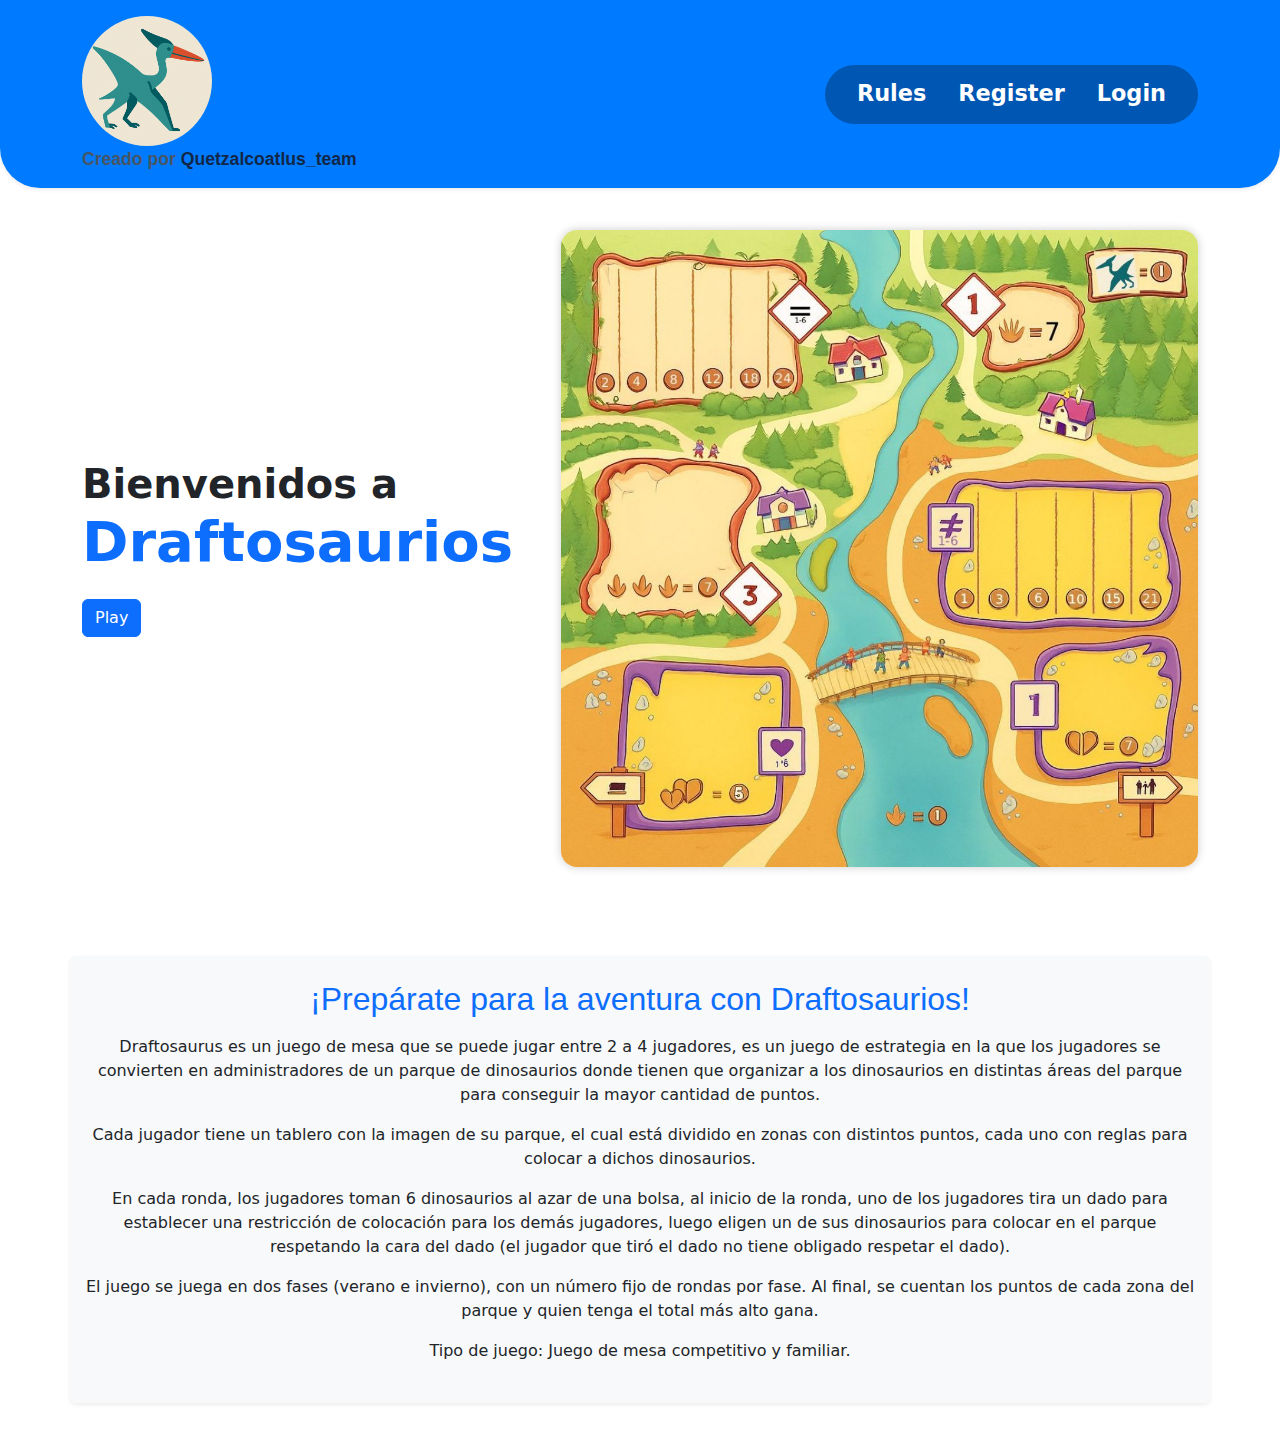
<file: index.html>
<!DOCTYPE html>
<html lang="en">
<head>
    <meta charset="UTF-8">
    <meta name="viewport" content="width=device-width, initial-scale=1.0">
    <title>Draftosaurus - Inicio</title>
    <link href="https://cdn.jsdelivr.net/npm/bootstrap@5.3.3/dist/css/bootstrap.min.css" rel="stylesheet">
    <link rel="stylesheet" href="styles.css">
</head>
<body>

    <!-- Encabezado -->
        <header class="py-3 shadow-sm">
            <div class="container">
                <div class="row align-items-center">
                    <!-- Logo -->
                    <div class="col-6 col-md-4 text-center text-md-start">
                        <img src="12345.png" alt="Logo del juego" class="logo">
                            <div class="creado-por-texto" style="flex: 1; color: #475564; font-family: 'Segoe UI', Tahoma, Geneva, Verdana, sans-serif;">
        <p style="margin: 0; font-weight: 600; font-size: 1.1rem;">
        Creado por <span style="color: #122747;">Quetzalcoatlus_team</span>
        </p>
    </div>
                    </div>
                    <!-- Contenedor de botones -->
                    <div class="col-6 col-md-8 d-flex justify-content-end align-items-center">
                        <div class="btn-container">
                            <a href="reglas.html">Rules</a>
                            <a href="reglas.html">Register</a>
                            <a href="InisiarSesion.html">Login</a>
                        </div>
                        
                    </div>
                </div>
            </div>
        </header>


<main class="container d-flex justify-content-between">
<div class="left-text">
    <h1>
    Bienvenidos a <span class="draftosaurios">Draftosaurios</span>
    </h1>
    <a href="#" class="btn btn-primary mt-3">Play</a>
</div>
<div class="right-image">
    <img src="Tablero final.jpg" alt="Tablero del juego" class="board-image" />
</div>
</main>

<section class="container my-5 py-4 text-center bg-light rounded shadow-sm">
    <h2 class="mb-3" style="font-family: 'Segoe UI', Tahoma, Geneva, Verdana, sans-serif; color: #0d6efd;">
    ¡Prepárate para la aventura con Draftosaurios!
    </h2>
    <p class="lead" style="max-width: 700px; margin: 0 auto; color: #495057;">
    
<p>Draftosaurus es un juego de mesa que se puede jugar entre 2 a 4 jugadores, es un juego de estrategia en la que los jugadores se convierten en administradores de un parque de dinosaurios donde tienen que organizar a los dinosaurios en distintas áreas del parque para conseguir la mayor cantidad de puntos.</p>

<p>Cada jugador tiene un tablero con la imagen de su parque, el cual está dividido en zonas con distintos puntos, cada uno con reglas para colocar a dichos dinosaurios.</p>

<p>En cada ronda, los jugadores toman 6 dinosaurios al azar de una bolsa, al inicio de la ronda, uno de los jugadores tira un dado para establecer una restricción de colocación para los demás jugadores, luego eligen un de sus dinosaurios para colocar en el parque respetando la cara del dado (el jugador que tiró el dado no tiene obligado respetar el dado).</p>

<p>El juego se juega en dos fases (verano e invierno), con un número fijo de rondas por fase. Al final, se cuentan los puntos de cada zona del parque y quien tenga el total más alto gana.</p>

<p>Tipo de juego: Juego de mesa competitivo y familiar.</p>
    </p>
</section>



    <script src="https://cdn.jsdelivr.net/npm/bootstrap@5.3.3/dist/js/bootstrap.bundle.min.js"></script>
</body>
</html>
</file>
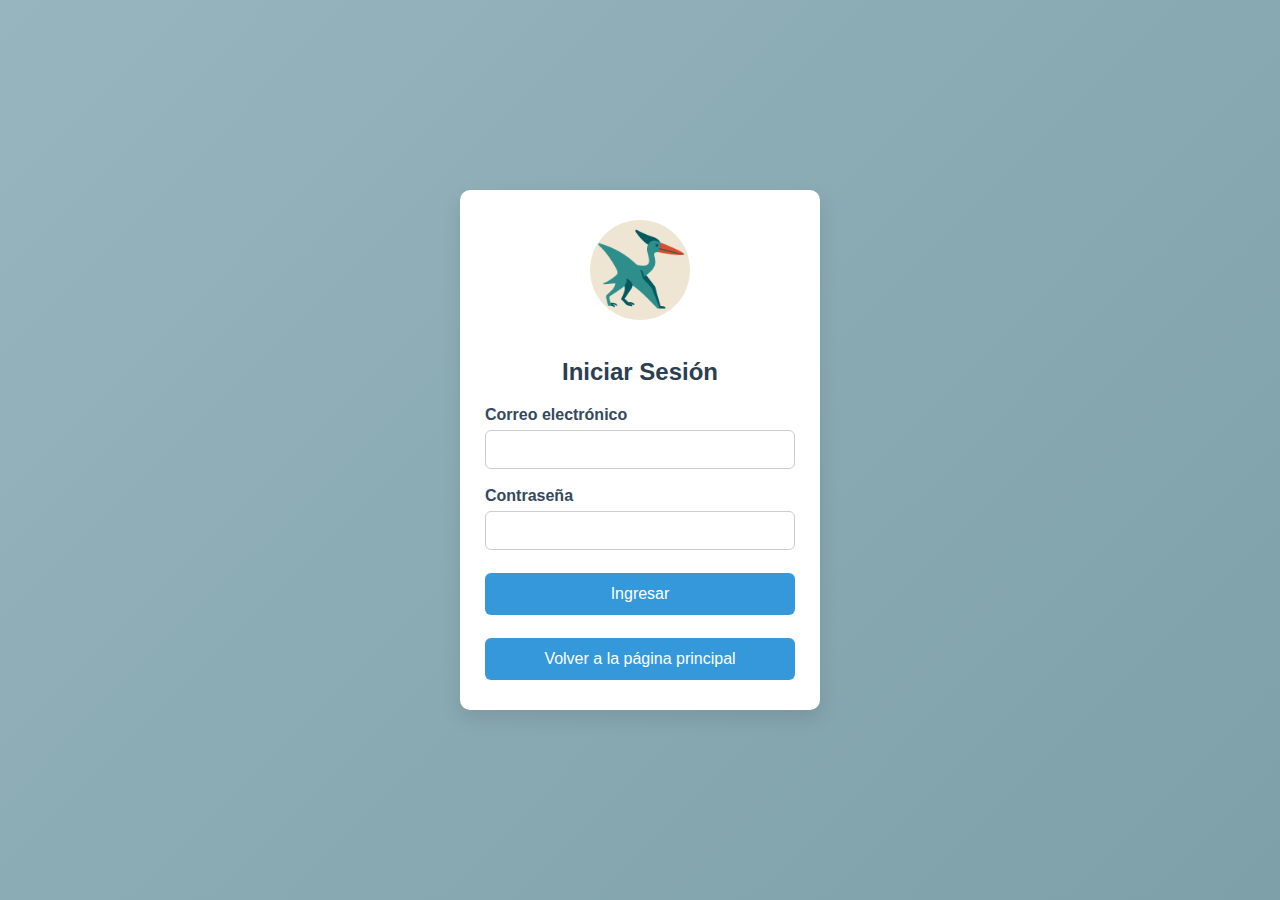
<file: InisiarSesion.html>
<!DOCTYPE html>
<html lang="en">
<head>
    <meta charset="UTF-8" />
    <meta name="viewport" content="width=device-width, initial-scale=1" />
    <title>Login page</title>
    <link rel="stylesheet" href="InisiarSesion.css" />
</head>
<body>

<div class="main-container">
    <div class="login-box">
    <img src="12345.png" alt="Logo Empresa" class="logo" />

    <div class="login-header">
        <h2>Iniciar Sesión</h2>
    </div>

    <form action="#" method="post">
        <div class="form-group">
            <label for="email">Correo electrónico</label>
            <input type="email" id="email" name="email" required />
        </div>

        <div class="form-group">
            <label for="password">Contraseña</label>
            <input type="password" id="password" name="password" required />
        </div>

        <div class="form-group">
            <button type="submit">Ingresar</button>
        </div>
    </form>

    <button class="volver-btn" onclick="window.location.href='index.html'">Volver a la página principal</button>
    </div>
</div>
        <script src="InisiarSesion.js"></script>
</body>
</html>
</file>
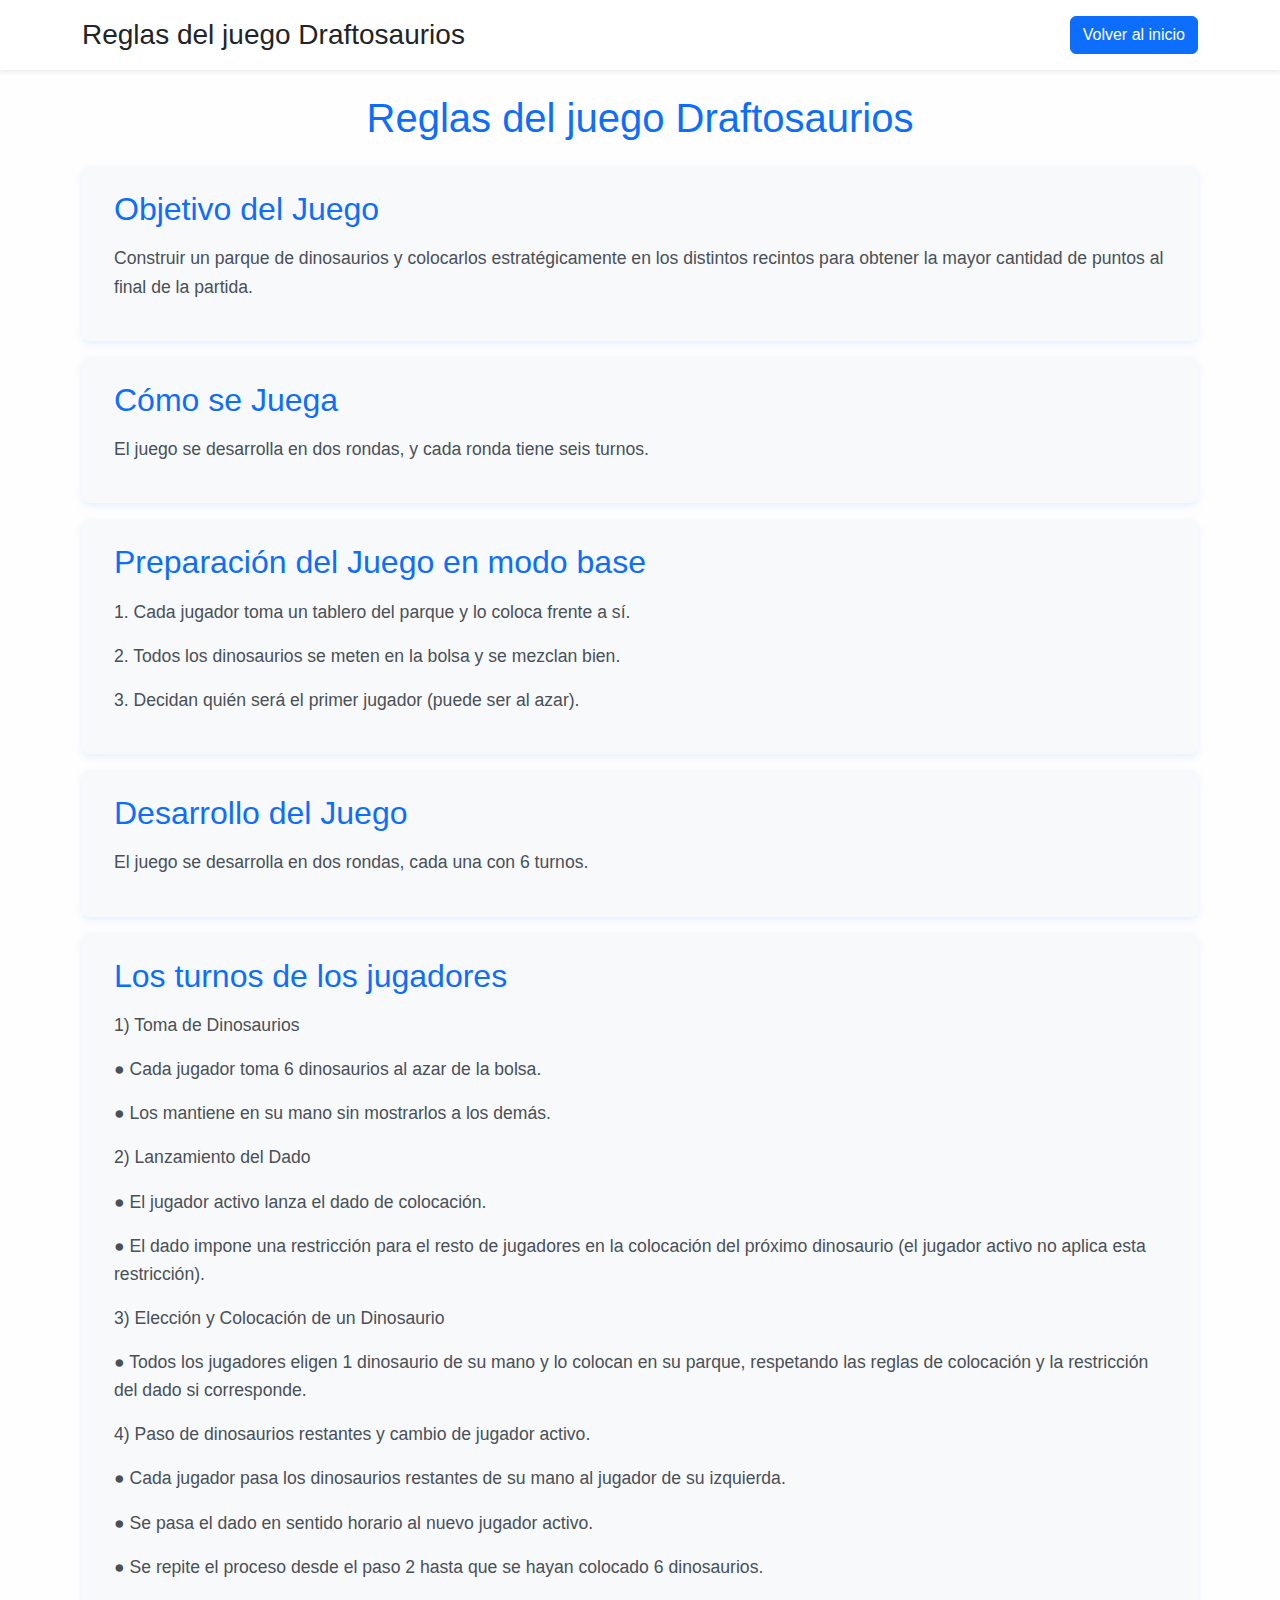
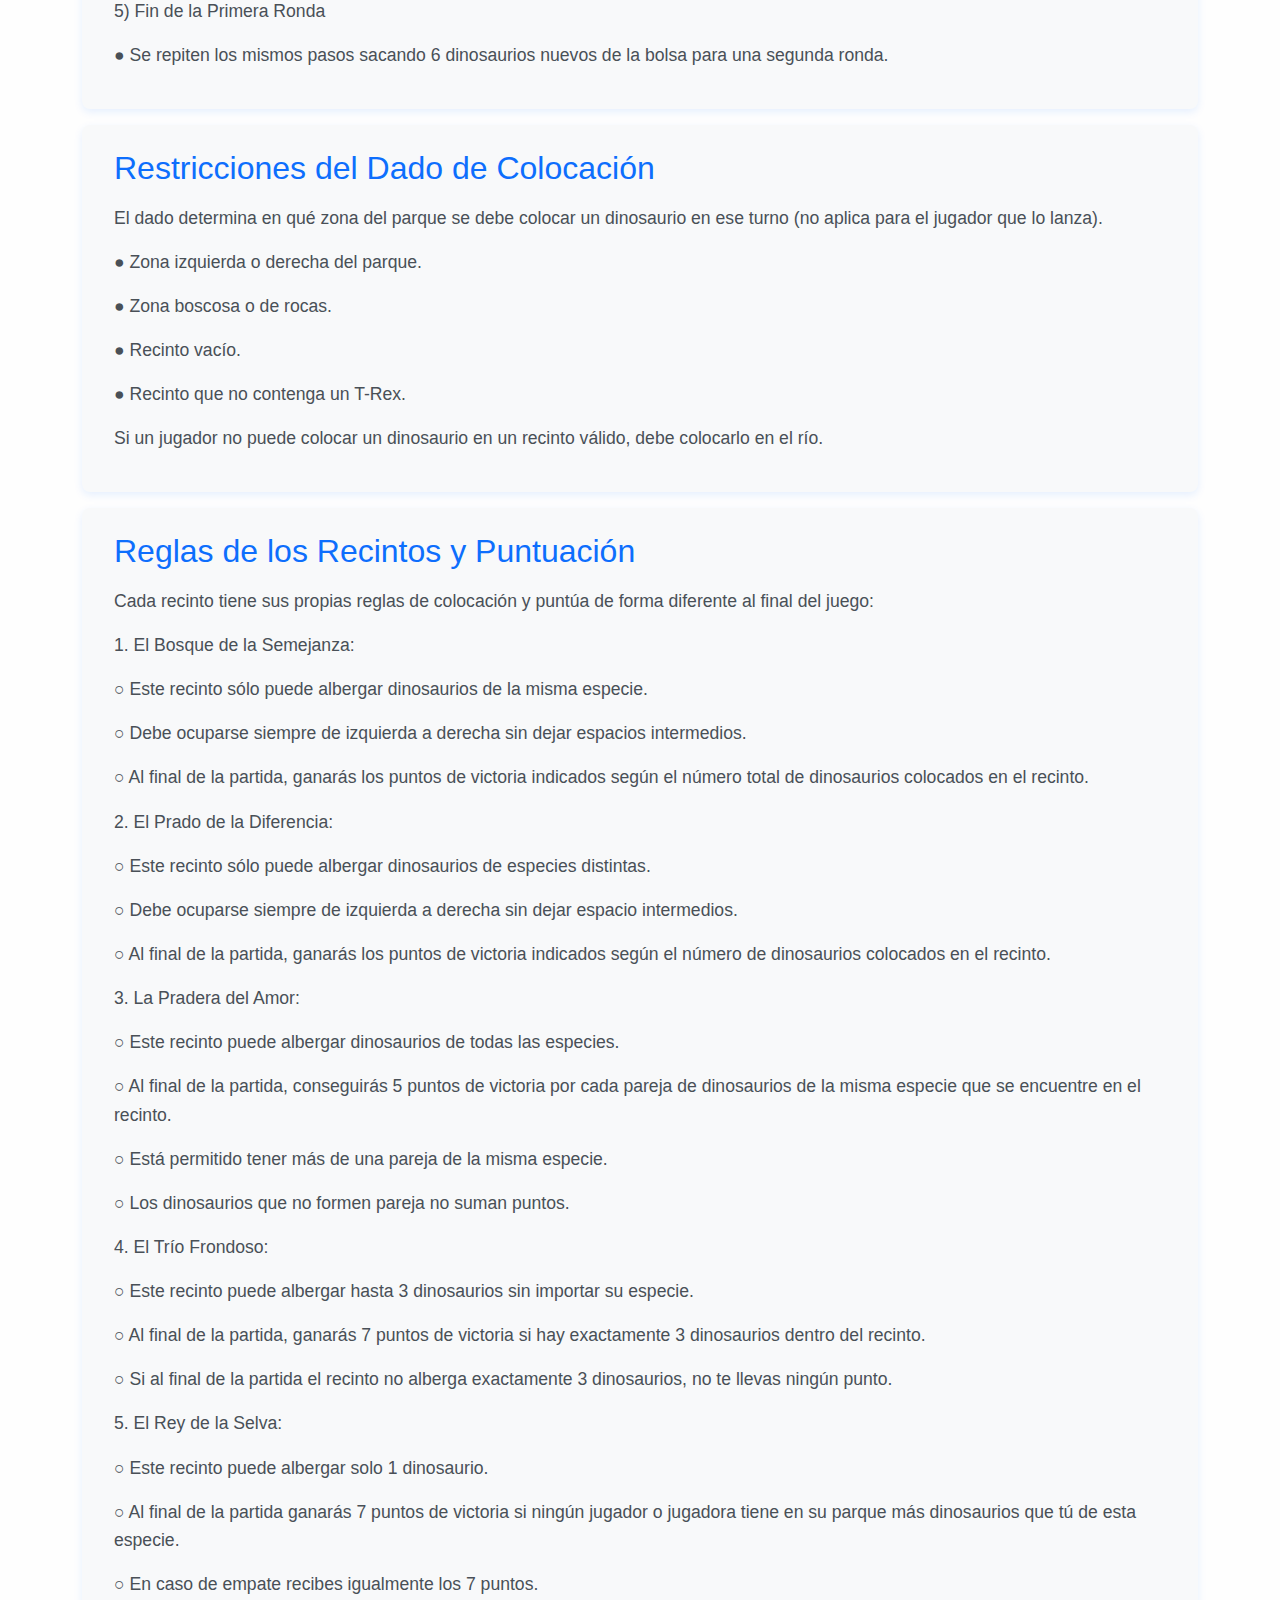
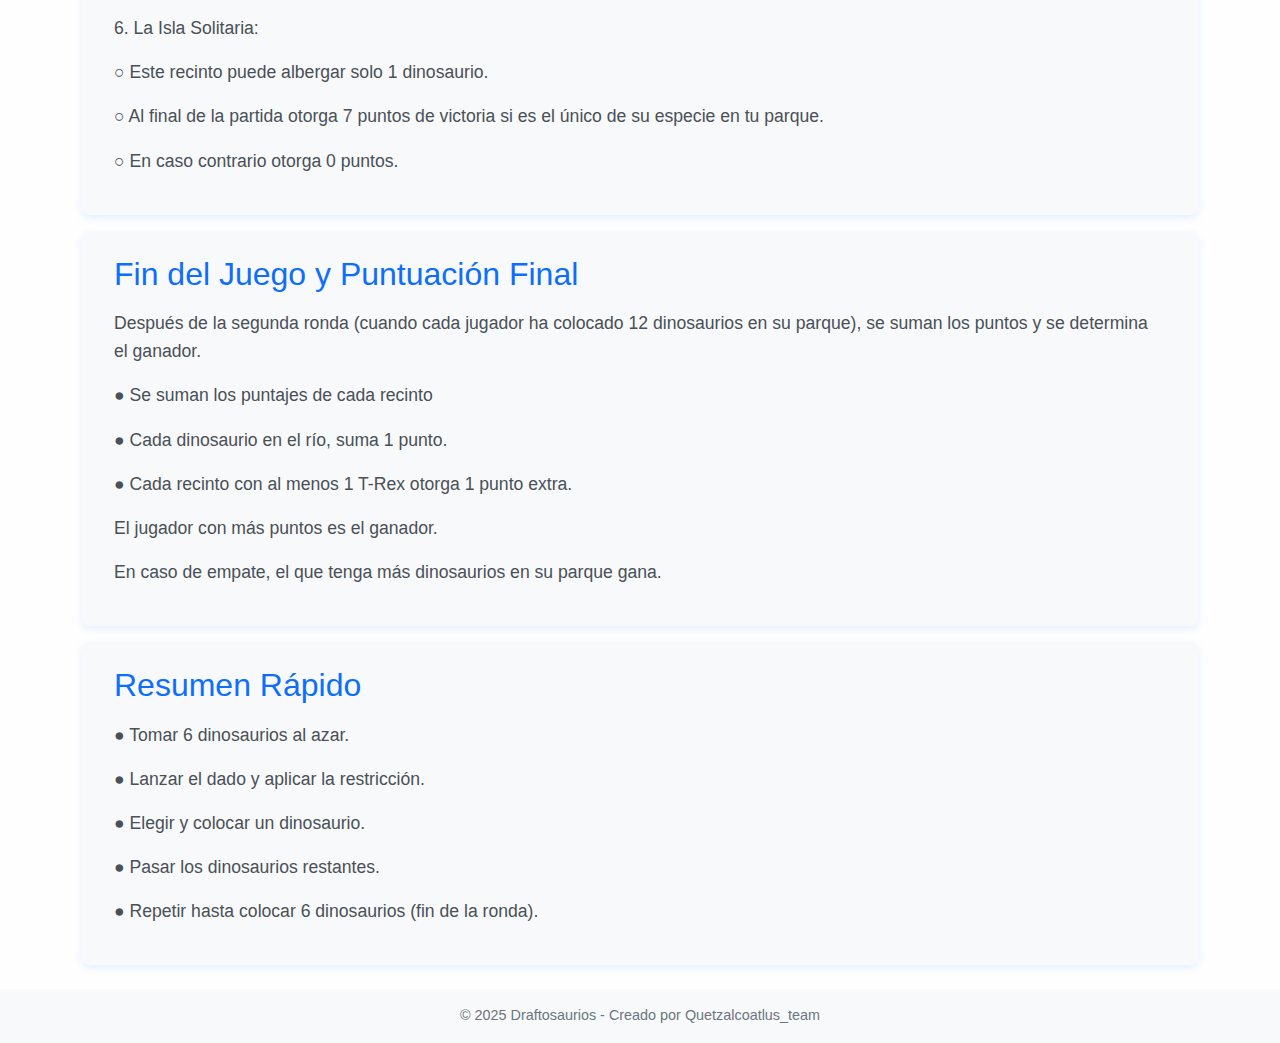
<file: reglas.html>
<!DOCTYPE html>
<html lang="es">
<head>
  <meta charset="UTF-8" />
  <meta name="viewport" content="width=device-width, initial-scale=1" />
  <title>Reglas - Draftosaurios</title>
  <link href="https://cdn.jsdelivr.net/npm/bootstrap@5.3.3/dist/css/bootstrap.min.css" rel="stylesheet" />
  <link rel="stylesheet" href="reglas.css" />
</head>
<body>

  <header class="py-3 shadow-sm mb-4">
    <div class="container d-flex justify-content-between align-items-center">
      <h1 class="h3 m-0">Reglas del juego Draftosaurios</h1>
      <a href="index.html" class="btn btn-primary">Volver al inicio</a>
    </div>
  </header>

<main class="container my-4">
  <h1 class="mb-4 text-center" style="color:#0d6efd;">Reglas del juego Draftosaurios</h1>

  <section class="rules-section mb-3">
    <h2>Objetivo del Juego</h2>
    <p>Construir un parque de dinosaurios y colocarlos estratégicamente en los distintos recintos
    para obtener la mayor cantidad de puntos al final de la partida.
    </p>
  </section>

  <section class="rules-section mb-3">
    <h2>Cómo se Juega</h2>
    <p>El juego se desarrolla en dos rondas, y cada ronda tiene seis turnos.</p>
  </section>

  <section class="rules-section mb-3">
    <h2>Preparación del Juego en modo base</h2>
    <p>1. Cada jugador toma un tablero del parque y lo coloca frente a sí.</p>
    <p>2. Todos los dinosaurios se meten en la bolsa y se mezclan bien.</p>
    <p>3. Decidan quién será el primer jugador (puede ser al azar).</p>

  </section>

  <section class="rules-section mb-3">
    <h2>Desarrollo del Juego</h2>
    <p>El juego se desarrolla en dos rondas, cada una con 6 turnos.</p>
  </section>

  <section class="rules-section mb-3">
    <h2>Los turnos de los jugadores</h2>
    <p>1) Toma de Dinosaurios</p>
    <p>● Cada jugador toma 6 dinosaurios al azar de la bolsa.</p>
    <p>● Los mantiene en su mano sin mostrarlos a los demás.</p>
<p>2) Lanzamiento del Dado</p>
<p>● El jugador activo lanza el dado de colocación.</p>
<p>● El dado impone una restricción para el resto de jugadores en la
colocación del próximo dinosaurio (el jugador activo no aplica esta
restricción).</p>
<p>3) Elección y Colocación de un Dinosaurio</p>
<p>● Todos los jugadores eligen 1 dinosaurio de su mano y lo colocan en su
parque, respetando las reglas de colocación y la restricción del dado si
corresponde.</p>
<p>4) Paso de dinosaurios restantes y cambio de jugador activo.</p>
<p>● Cada jugador pasa los dinosaurios restantes de su mano al jugador de su
izquierda.</p>
<p>● Se pasa el dado en sentido horario al nuevo jugador activo.</p>
<p>● Se repite el proceso desde el paso 2 hasta que se hayan colocado 6
dinosaurios.</p>
<p>5) Fin de la Primera Ronda</p>
<p>● Se repiten los mismos pasos sacando 6 dinosaurios nuevos de la bolsa
para una segunda ronda.
</p>
  </section>

  <section class="rules-section mb-3">
    <h2>Restricciones del Dado de Colocación</h2>
    <p>El dado determina en qué zona del parque se debe colocar un dinosaurio en ese turno (no
aplica para el jugador que lo lanza).
</p>
<p>● Zona izquierda o derecha del parque.</p>
<p>● Zona boscosa o de rocas.</p>
<p>● Recinto vacío.</p>
<p>● Recinto que no contenga un T-Rex.</p>

<p>Si un jugador no puede colocar un dinosaurio en un recinto válido, debe colocarlo en
el río.
</p>

  </section>

  <section class="rules-section mb-3">
    <h2>Reglas de los Recintos y Puntuación</h2>
    <p>Cada recinto tiene sus propias reglas de colocación y puntúa de forma diferente al final del
juego:
</p>
<P>1. El Bosque de la Semejanza:</P>
<P> ○ Este recinto sólo puede albergar dinosaurios de la misma especie.</P>
<P> ○ Debe ocuparse siempre de izquierda a derecha sin dejar espacios
intermedios.</P>
<P> ○ Al final de la partida, ganarás los puntos de victoria indicados según el
número total de dinosaurios colocados en el recinto.</P>

<p>2. El Prado de la Diferencia:</p>
<p> ○ Este recinto sólo puede albergar dinosaurios de especies distintas.</p>
<p> ○ Debe ocuparse siempre de izquierda a derecha sin dejar espacio
intermedios.</p>
<p> ○ Al final de la partida, ganarás los puntos de victoria indicados según el
número de dinosaurios colocados en el recinto.</p>

<p> 3. La Pradera del Amor:</p>
<p> ○ Este recinto puede albergar dinosaurios de todas las especies.</p>
<p> ○ Al final de la partida, conseguirás 5 puntos de victoria por cada pareja de
dinosaurios de la misma especie que se encuentre en el recinto.</p>
<p> ○ Está permitido tener más de una pareja de la misma especie.</p>
<p> ○ Los dinosaurios que no formen pareja no suman puntos.</p>
<p>4. El Trío Frondoso:</p>
<p> ○ Este recinto puede albergar hasta 3 dinosaurios sin importar su especie.</p>
<p> ○ Al final de la partida, ganarás 7 puntos de victoria si hay exactamente 3
dinosaurios dentro del recinto.</p>
<p> ○ Si al final de la partida el recinto no alberga exactamente 3 dinosaurios, no te
llevas ningún punto.</p>
<p>5. El Rey de la Selva:</p>
<p> ○ Este recinto puede albergar solo 1 dinosaurio.</p>
<p> ○ Al final de la partida ganarás 7 puntos de victoria si ningún jugador o
jugadora tiene en su parque más dinosaurios que tú de esta especie.</p>
<p> ○ En caso de empate recibes igualmente los 7 puntos.</p>
<p>6. La Isla Solitaria:</p>
<p> ○ Este recinto puede albergar solo 1 dinosaurio.</p>
<p> ○ Al final de la partida otorga 7 puntos de victoria si es el único de su especie
en tu parque.</p>
<p> ○ En caso contrario otorga 0 puntos.</p>

  </section>

  <section class="rules-section mb-3">
    <h2>Fin del Juego y Puntuación Final</h2>
    <p>Después de la segunda ronda (cuando cada jugador ha colocado 12 dinosaurios en su
parque), se suman los puntos y se determina el ganador.<p>
<p>● Se suman los puntajes de cada recinto</p>
<p>● Cada dinosaurio en el río, suma 1 punto.</p>
<p>● Cada recinto con al menos 1 T-Rex otorga 1 punto extra.</p>
<p>El jugador con más puntos es el ganador.</p>
<p>En caso de empate, el que tenga más dinosaurios en su parque gana.
</p>

  </section>

  <section class="rules-section mb-3">
    <h2>Resumen Rápido</h2>
    <p>● Tomar 6 dinosaurios al azar.</p>
<p>● Lanzar el dado y aplicar la restricción.</p>
<p>● Elegir y colocar un dinosaurio.</p>
<p>● Pasar los dinosaurios restantes.</p>
<p>● Repetir hasta colocar 6 dinosaurios (fin de la ronda).</p>
  </section>
</main>


  <footer class="text-center py-3 bg-light">
    <p class="mb-0">© 2025 Draftosaurios - Creado por Quetzalcoatlus_team</p>
  </footer>

</body>
</html>
</file>
<file: InisiarSesion.css>
/* Fondo y centrado */
body {
    font-family: 'Segoe UI', Tahoma, Geneva, Verdana, sans-serif;
    background: linear-gradient(135deg, #97b5be, #7da0a9);
    margin: 0;
    height: 100vh;
    display: flex;
    justify-content: center;
    align-items: center;
}

/* Contenedor principal */
.main-container {
    width: 100%;
    max-width: 400px;
    padding: 20px;
    box-sizing: border-box;
}

/* Caja del login */
.login-box {
    background: white;
    padding: 30px 25px;
    border-radius: 10px;
    box-shadow: 0 8px 20px rgba(0, 0, 0, 0.1);
    text-align: center;
}

/* Logo arriba */
.logo {
    width: 100px;
    height: 100px;
    object-fit: contain;
    margin-bottom: 15px;
    border-radius: 50%;
}

/* Encabezado */
.login-header h2 {
    margin-bottom: 20px;
    color: #2c3e50;
    font-weight: 700;
}

/* Formulario */
.form-group {
    margin-bottom: 18px;
    text-align: left;
}

.form-group label {
    display: block;
    margin-bottom: 6px;
    font-weight: 600;
    color: #34495e;
}

.form-group input {
    width: 100%;
    padding: 10px 12px;
    border: 1px solid #ccc;
    border-radius: 6px;
    font-size: 15px;
    box-sizing: border-box;
    transition: border-color 0.3s ease;
}

.form-group input:focus {
    border-color: #3498db;
    outline: none;
}

/* Botones */
.form-group button,
.volver-btn {
    width: 100%;
    padding: 12px;
    background-color: #3498db;
    color: white;
    font-size: 16px;
    border: none;
    border-radius: 6px;
    cursor: pointer;
    transition: background-color 0.3s ease;
    margin-top: 5px;
}

.form-group button:hover,
.volver-btn:hover {
    background-color: #2980b9;
}
</file>
<file: styles.css>
/* Fondo azul del header */
header {
    background-color: #007bff; /* Azul Bootstrap */
    border-bottom-left-radius: 40px;  /* Redondeo solo abajo a la izquierda */
    border-bottom-right-radius: 40px; /* Redondeo solo abajo a la derecha */
}

/* Logo redondo */
.logo {
    max-width: 130px;
    height: 130px;
    object-fit: cover;
    border-radius: 50%;
}

/* Contenedor que encierra ambos botones */
.btn-container {
    background-color: #0056b3; /* Azul más oscuro */
    padding: 0.8rem 2rem; /* Más alto y más ancho */
    border-radius: 40px; /* Bordes más suaves */
    display: flex;
    gap: 2rem; /* Más separación entre textos */
    align-items: center;
}

/* Estilo de enlaces dentro del contenedor */
.btn-container a {
    color: white;
    text-decoration: none;
    font-weight: bold;
    font-size: 1.4rem; /* Texto más grande */
    transition: color 0.2s ease-in-out, text-decoration 0.2s ease-in-out;
}

/* Efecto hover */
.btn-container a:hover {
    color: #ffdd57; /* Amarillo suave */
    text-decoration: underline;
}

main {
  min-height: 80vh;
  display: flex;
  align-items: center;
  padding: 2rem;
  gap: 3rem; /* <-- Aumenté el espacio entre texto e imagen */
}

.left-text {
  flex: 0 0 35%; /* <-- El texto ocupa un poco más (antes 30%) */
}

.board-image {
  flex: 0 0 60%; /* <-- Imagen más chica que antes (antes 70%) */
  width: 100%;
  height: auto;
  border-radius: 1rem;
  box-shadow: 0 0 10px rgba(0,0,0,0.2);
  object-fit: contain;
}

/* El resto queda igual */

@media (max-width: 768px) {
  main {
    flex-direction: column;
    text-align: center;
  }
  .left-text, .board-image {
    flex: none;
    max-width: 100%;
  }
  .draftosaurios {
    font-size: 2.5rem;
  }
  .board-image {
    margin-top: 2rem;
    max-width: 90%;
  }
}

.left-text {
  flex: 0 0 30%; /* <-- Antes era max-width, ahora para que ocupe solo 30% */
}

.left-text h1 {
  font-weight: 700;
}

.draftosaurios {
  font-size: 3.5rem;
  font-weight: 900;
  color: #0d6efd;
}



.seccion-texto {
  background-color: #f8f9fa; /* fondo claro */
  border-radius: 0.5rem;     /* bordes redondeados */
  box-shadow: 0 4px 8px rgba(0,0,0,0.1); /* sombra suave */
  padding: 2rem 1.5rem;
  margin: 3rem auto;
  max-width: 700px;
  text-align: center;
  font-family: 'Segoe UI', Tahoma, Geneva, Verdana, sans-serif;
  color: #495057;
}

.seccion-texto h2 {
  color: #0d6efd; /* azul bootstrap */
  margin-bottom: 1rem;
}

.seccion-texto p {
  font-size: 1.125rem;
  line-height: 1.6;
}
</file>
<file: reglas.css>
body {
  font-family: 'Segoe UI', Tahoma, Geneva, Verdana, sans-serif;
  background-color: #fefefe;
  color: #212529;
  margin: 0;
  padding: 0;
}

h1, h2 {
  color: #0d6efd; /* Azul Bootstrap para títulos */
}

header {
  background-color: #ffffff;
}

.rules-section {
  background-color: #f8f9fa; /* Fondo gris claro */
  border-radius: 0.5rem;
  padding: 1.5rem 2rem;
  box-shadow: 0 3px 8px rgba(13, 110, 253, 0.1);
}

.rules-section h2 {
  margin-bottom: 1rem;
}

.rules-section p,
.rules-section ul,
.rules-section ol {
  font-size: 1.1rem;
  line-height: 1.6;
  color: #495057;
}

footer {
  background-color: #f8f9fa;
  font-size: 0.9rem;
  color: #6c757d;
  font-weight: 500;
}

a.btn-primary {
  background-color: #0d6efd;
  border-color: #0d6efd;
  transition: background-color 0.3s ease, border-color 0.3s ease;
}

a.btn-primary:hover {
  background-color: #0b5ed7;
  border-color: #0a58ca;
  text-decoration: none;
}
</file>
